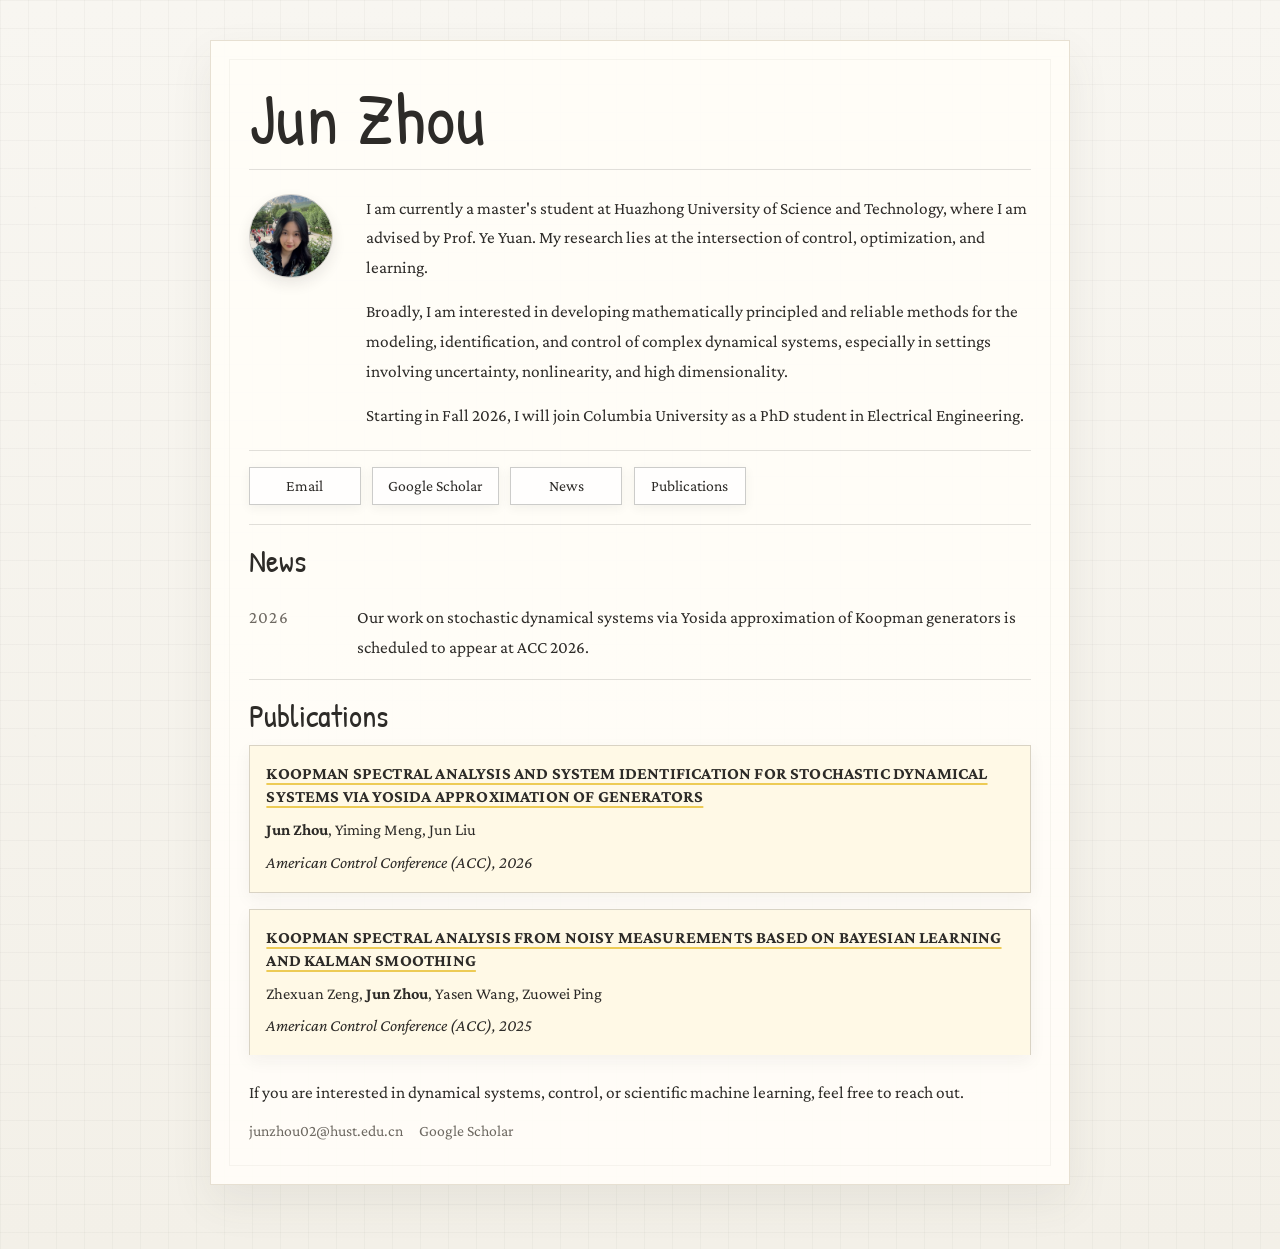
<file: index.html>
<!DOCTYPE html>
<html lang="en">
  <head>
    <meta charset="UTF-8" />
    <meta name="viewport" content="width=device-width, initial-scale=1.0" />
    <title>Jun Zhou</title>
    <meta
      name="description"
      content="Jun Zhou's academic homepage with a quiet notebook-inspired design."
    />
    <link rel="preconnect" href="https://fonts.googleapis.com" />
    <link rel="preconnect" href="https://fonts.gstatic.com" crossorigin />
    <link
      href="https://fonts.googleapis.com/css2?family=Crimson+Pro:wght@400;500;600;700&family=Patrick+Hand&display=swap"
      rel="stylesheet"
    />
    <link rel="stylesheet" href="./styles.css" />
  </head>
  <body>
    <div class="page-shell">
      <main class="paper">
        <header class="page-header">
          <h1>Jun Zhou</h1>
        </header>

        <section class="intro-section">
          <div class="portrait-column">
            <img class="portrait" src="./assets/xiaobao.png" alt="Portrait of Jun Zhou" />
          </div>

          <div class="intro-column">
            <p>
              I am currently a master's student at Huazhong University of
              Science and Technology, where I am advised by Prof. Ye Yuan. My
              research lies at the intersection of control, optimization, and
              learning.
            </p>
            <p>
              Broadly, I am interested in developing mathematically principled
              and reliable methods for the modeling, identification, and
              control of complex dynamical systems, especially in settings
              involving uncertainty, nonlinearity, and high dimensionality.
            </p>
            <p>
              Starting in Fall 2026, I will join Columbia University as a PhD
              student in Electrical Engineering.
            </p>
          </div>
        </section>

        <section class="button-section" aria-label="Quick links">
          <a class="link-button" href="mailto:junzhou02@hust.edu.cn">Email</a>
          <a
            class="link-button"
            href="https://scholar.google.com/citations?user=ydl2Me7IHVMC&hl=zh-CN"
            target="_blank"
            rel="noreferrer"
          >
            Google Scholar
          </a>
          <a class="link-button" href="#news">News</a>
          <a class="link-button" href="#publications">Publications</a>
        </section>

        <section class="content-section" id="news">
          <div class="section-heading">
            <h2>News</h2>
          </div>
          <div class="section-body news-list">
            <article class="news-item">
              <p class="news-date">2026</p>
              <div class="news-content">
                <p>
                  Our work on stochastic dynamical systems via Yosida
                  approximation of Koopman generators is scheduled to appear at
                  ACC 2026.
                </p>
              </div>
            </article>
          </div>
        </section>

        <section class="content-section" id="publications">
          <div class="section-heading">
            <h2>Publications</h2>
          </div>
          <div class="section-body publications-list">
            <a
              class="publication-item publication-card"
              href="https://arxiv.org/abs/2504.13912"
              target="_blank"
              rel="noreferrer"
            >
              <span class="publication-title">
                Koopman Spectral Analysis and System Identification for
                Stochastic Dynamical Systems via Yosida Approximation of
                Generators
              </span>
              <span class="publication-authors"><strong>Jun Zhou</strong>, Yiming Meng, Jun Liu</span>
              <span class="publication-venue">
                American Control Conference (ACC), 2026
              </span>
            </a>
            <a
              class="publication-item publication-card"
              href="https://arxiv.org/abs/2410.00703"
              target="_blank"
              rel="noreferrer"
            >
              <span class="publication-title">
                Koopman Spectral Analysis from Noisy Measurements based on
                Bayesian Learning and Kalman Smoothing
              </span>
              <span class="publication-authors">
                Zhexuan Zeng, <strong>Jun Zhou</strong>, Yasen Wang, Zuowei Ping
              </span>
              <span class="publication-venue">
                American Control Conference (ACC), 2025
              </span>
            </a>
          </div>
        </section>

        <footer class="page-footer">
          <p>
            If you are interested in dynamical systems, control, or scientific
            machine learning, feel free to reach out.
          </p>
          <div class="footer-links">
            <a href="mailto:junzhou02@hust.edu.cn">junzhou02@hust.edu.cn</a>
            <a
              href="https://scholar.google.com/citations?user=ydl2Me7IHVMC&hl=zh-CN"
              target="_blank"
              rel="noreferrer"
            >
              Google Scholar
            </a>
          </div>
        </footer>
      </main>
    </div>
  </body>
</html>
</file>
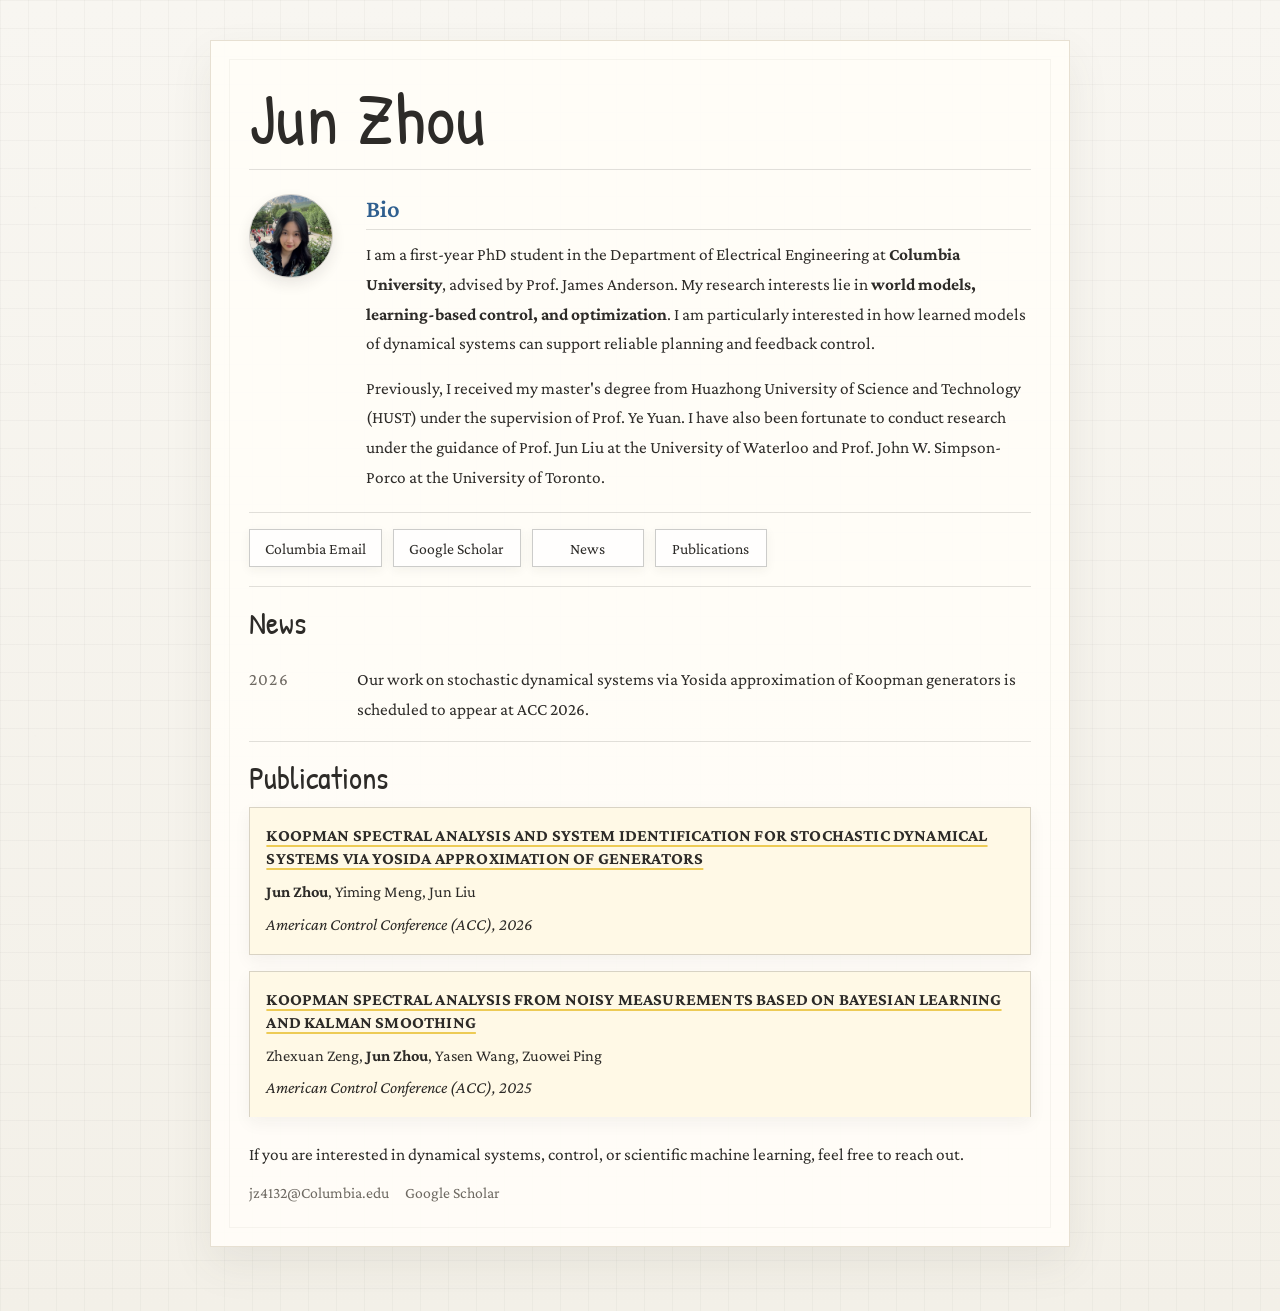
<file: classic.html>
<!DOCTYPE html>
<html lang="en">
  <head>
    <meta charset="UTF-8" />
    <meta name="viewport" content="width=device-width, initial-scale=1.0" />
    <title>Jun Zhou</title>
    <meta
      name="description"
      content="Jun Zhou is a first-year PhD student in Electrical Engineering at Columbia University, with research interests in world models, learning-based control, and optimization."
    />
    <link rel="preconnect" href="https://fonts.googleapis.com" />
    <link rel="preconnect" href="https://fonts.gstatic.com" crossorigin />
    <link
      href="https://fonts.googleapis.com/css2?family=Crimson+Pro:wght@400;500;600;700&family=Patrick+Hand&display=swap"
      rel="stylesheet"
    />
    <link rel="stylesheet" href="./styles.css" />
  </head>
  <body>
    <div class="page-shell">
      <main class="paper">
        <header class="page-header">
          <h1>Jun Zhou</h1>
        </header>

        <section class="intro-section" aria-labelledby="bio-heading">
          <div class="portrait-column">
            <img class="portrait" src="./assets/xiaobao.png" alt="Portrait of Jun Zhou" />
          </div>

          <div class="intro-column">
            <h2 id="bio-heading">Bio</h2>
            <p>
              I am a first-year PhD student in the Department of Electrical
              Engineering at <strong>Columbia University</strong>, advised by
              Prof. James Anderson. My research interests lie in
              <strong>world models, learning-based control, and
              optimization</strong>. I am particularly interested in how
              learned models of dynamical systems can support reliable
              planning and feedback control.
            </p>
            <p>
              Previously, I received my master's degree from Huazhong University
              of Science and Technology (HUST) under the supervision of Prof. Ye Yuan.
              I have also been fortunate to conduct research under the guidance
              of Prof. Jun Liu at the University of Waterloo and Prof. John W.
              Simpson-Porco at the University of Toronto.
            </p>
          </div>
        </section>

        <section class="button-section" aria-label="Quick links">
          <a class="link-button" href="mailto:jz4132@Columbia.edu">Columbia Email</a>
          <a
            class="link-button"
            href="https://scholar.google.com/citations?user=ydl2Me7IHVMC&hl=zh-CN"
            target="_blank"
            rel="noreferrer"
          >
            Google Scholar
          </a>
          <a class="link-button" href="#news">News</a>
          <a class="link-button" href="#publications">Publications</a>
        </section>

        <section class="content-section" id="news">
          <div class="section-heading">
            <h2>News</h2>
          </div>
          <div class="section-body news-list">
            <article class="news-item">
              <p class="news-date">2026</p>
              <div class="news-content">
                <p>
                  Our work on stochastic dynamical systems via Yosida
                  approximation of Koopman generators is scheduled to appear at
                  ACC 2026.
                </p>
              </div>
            </article>
          </div>
        </section>

        <section class="content-section" id="publications">
          <div class="section-heading">
            <h2>Publications</h2>
          </div>
          <div class="section-body publications-list">
            <a
              class="publication-item publication-card"
              href="https://arxiv.org/abs/2504.13912"
              target="_blank"
              rel="noreferrer"
            >
              <span class="publication-title">
                Koopman Spectral Analysis and System Identification for
                Stochastic Dynamical Systems via Yosida Approximation of
                Generators
              </span>
              <span class="publication-authors"><strong>Jun Zhou</strong>, Yiming Meng, Jun Liu</span>
              <span class="publication-venue">
                American Control Conference (ACC), 2026
              </span>
            </a>
            <a
              class="publication-item publication-card"
              href="https://arxiv.org/abs/2410.00703"
              target="_blank"
              rel="noreferrer"
            >
              <span class="publication-title">
                Koopman Spectral Analysis from Noisy Measurements based on
                Bayesian Learning and Kalman Smoothing
              </span>
              <span class="publication-authors">
                Zhexuan Zeng, <strong>Jun Zhou</strong>, Yasen Wang, Zuowei Ping
              </span>
              <span class="publication-venue">
                American Control Conference (ACC), 2025
              </span>
            </a>
          </div>
        </section>

        <footer class="page-footer">
          <p>
            If you are interested in dynamical systems, control, or scientific
            machine learning, feel free to reach out.
          </p>
          <div class="footer-links">
            <a href="mailto:jz4132@Columbia.edu">jz4132@Columbia.edu</a>
            <a
              href="https://scholar.google.com/citations?user=ydl2Me7IHVMC&hl=zh-CN"
              target="_blank"
              rel="noreferrer"
            >
              Google Scholar
            </a>
          </div>
        </footer>
      </main>
    </div>
  </body>
</html>
</file>
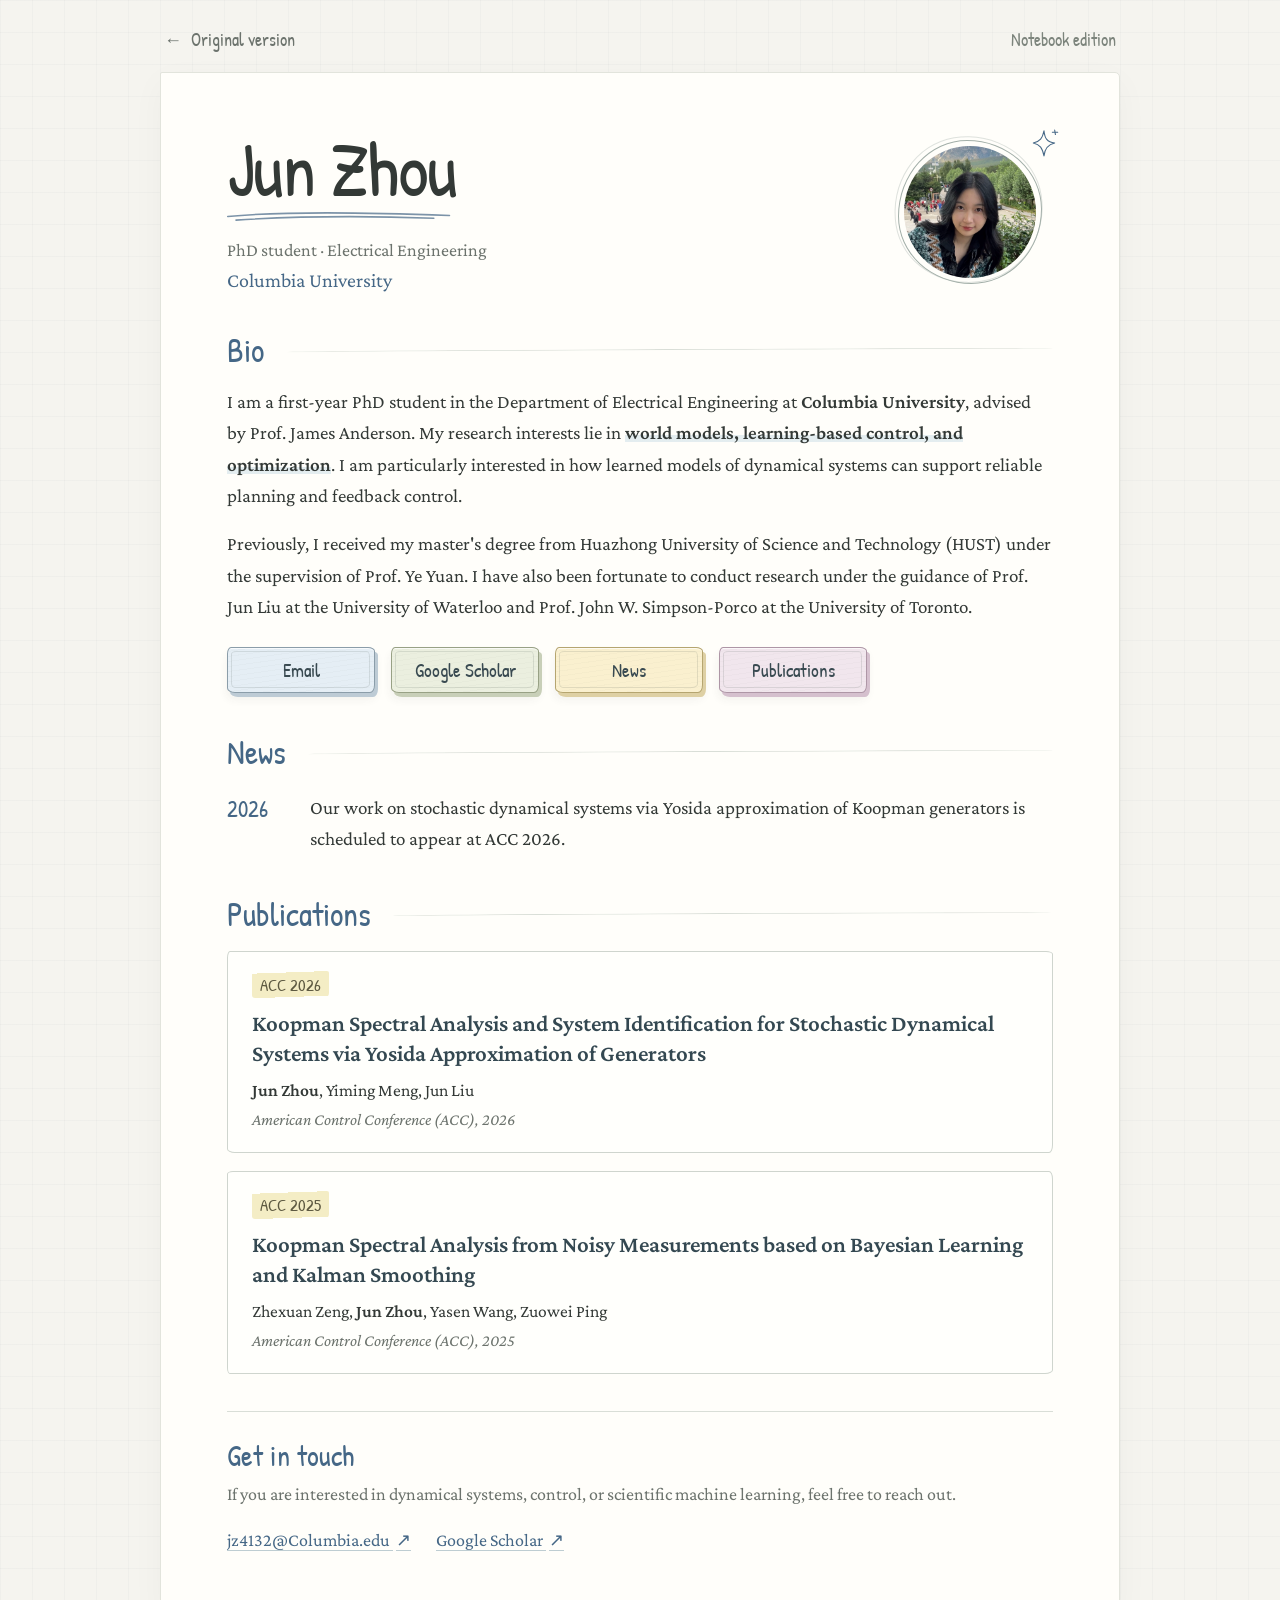
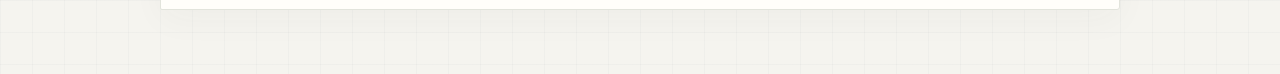
<file: notebook.html>
<!DOCTYPE html>
<html lang="en">
  <head>
    <meta charset="UTF-8" />
    <meta name="viewport" content="width=device-width, initial-scale=1.0" />
    <meta name="description" content="Jun Zhou is a first-year PhD student in Electrical Engineering at Columbia University, with research interests in world models, learning-based control, and optimization." />
    <title>Jun Zhou — Notebook</title>
    <link rel="preconnect" href="https://fonts.googleapis.com" />
    <link rel="preconnect" href="https://fonts.gstatic.com" crossorigin />
    <link href="https://fonts.googleapis.com/css2?family=Crimson+Pro:wght@400;500;600;700&family=Patrick+Hand&display=swap" rel="stylesheet" />
    <link rel="stylesheet" href="./notebook.css" />
  </head>
  <body>
    <a class="skip-link" href="#main">Skip to content</a>
    <div class="page-shell">
      <nav class="edition-nav" aria-label="Version comparison">
        <a href="./classic.html"><span aria-hidden="true">←</span> Original version</a>
        <span class="edition-label">Notebook edition</span>
      </nav>

      <main class="paper" id="main">
        <header class="profile-header">
          <div class="profile-name">
            <h1>Jun Zhou</h1>
            <svg class="name-underline" viewBox="0 0 250 14" fill="none" aria-hidden="true">
              <path d="M3 8C57 3 137 3 244 7M12 12C90 7 173 8 227 10" />
            </svg>
            <p class="profile-role">PhD student · Electrical Engineering</p>
            <p class="profile-university">Columbia University</p>
          </div>
          <div class="portrait-frame">
            <img src="./assets/xiaobao.png" alt="Portrait of Jun Zhou" width="132" height="132" />
            <svg class="portrait-spark" viewBox="0 0 38 44" fill="none" aria-hidden="true">
              <path d="M17 4C18 14 21 19 31 20C22 22 18 27 17 37C15 27 12 22 3 20C12 18 15 14 17 4ZM31 3L32 9M28 6L35 6" />
            </svg>
          </div>
        </header>

        <section class="bio-section" aria-labelledby="bio-heading">
          <div class="section-heading">
            <h2 id="bio-heading">Bio</h2>
            <span class="heading-line" aria-hidden="true"></span>
          </div>
          <div class="bio-copy">
            <p>
              I am a first-year PhD student in the Department of Electrical
              Engineering at <strong>Columbia University</strong>, advised by
              Prof. James Anderson. My research interests lie in
              <strong class="pencil-highlight">world models, learning-based control, and
              optimization</strong>. I am particularly interested in how
              learned models of dynamical systems can support reliable
              planning and feedback control.
            </p>
            <p>
              Previously, I received my master's degree from Huazhong University
              of Science and Technology (HUST) under the supervision of Prof. Ye Yuan.
              I have also been fortunate to conduct research under the guidance
              of Prof. Jun Liu at the University of Waterloo and Prof. John W.
              Simpson-Porco at the University of Toronto.
            </p>
          </div>
          <nav class="quick-links" aria-label="Quick links">
            <a class="sketch-button" href="mailto:jz4132@Columbia.edu">Email</a>
            <a class="sketch-button" href="https://scholar.google.com/citations?user=ydl2Me7IHVMC&hl=zh-CN" target="_blank" rel="noreferrer">Google Scholar</a>
            <a class="sketch-button" href="#news">News</a>
            <a class="sketch-button" href="#publications">Publications</a>
          </nav>
        </section>

        <section class="content-section" id="news" aria-labelledby="news-heading">
          <div class="section-heading">
            <h2 id="news-heading">News</h2>
            <span class="heading-line" aria-hidden="true"></span>
          </div>
          <article class="news-item">
            <p class="news-date">2026</p>
            <p>Our work on stochastic dynamical systems via Yosida approximation of Koopman generators is scheduled to appear at ACC 2026.</p>
          </article>
        </section>

        <section class="content-section" id="publications" aria-labelledby="publications-heading">
          <div class="section-heading">
            <h2 id="publications-heading">Publications</h2>
            <span class="heading-line" aria-hidden="true"></span>
          </div>
          <div class="publications-list">
            <a class="publication-card" href="https://arxiv.org/abs/2504.13912" target="_blank" rel="noreferrer">
              <div class="publication-meta">
                <span class="conference-tag">ACC 2026</span>
              </div>
              <h3>Koopman Spectral Analysis and System Identification for Stochastic Dynamical Systems via Yosida Approximation of Generators</h3>
              <p class="publication-authors"><strong>Jun Zhou</strong>, Yiming Meng, Jun Liu</p>
              <p class="publication-venue">American Control Conference (ACC), 2026</p>
            </a>
            <a class="publication-card" href="https://arxiv.org/abs/2410.00703" target="_blank" rel="noreferrer">
              <div class="publication-meta">
                <span class="conference-tag">ACC 2025</span>
              </div>
              <h3>Koopman Spectral Analysis from Noisy Measurements based on Bayesian Learning and Kalman Smoothing</h3>
              <p class="publication-authors">Zhexuan Zeng, <strong>Jun Zhou</strong>, Yasen Wang, Zuowei Ping</p>
              <p class="publication-venue">American Control Conference (ACC), 2025</p>
            </a>
          </div>
        </section>

        <footer class="page-footer">
          <h2>Get in touch</h2>
          <p>If you are interested in dynamical systems, control, or scientific machine learning, feel free to reach out.</p>
          <div class="footer-links">
            <a href="mailto:jz4132@Columbia.edu">jz4132@Columbia.edu <span aria-hidden="true">↗</span></a>
            <a href="https://scholar.google.com/citations?user=ydl2Me7IHVMC&hl=zh-CN" target="_blank" rel="noreferrer">Google Scholar <span aria-hidden="true">↗</span></a>
          </div>
        </footer>
      </main>
    </div>
  </body>
</html>
</file>
<file: styles.css>
:root {
  --bg: #f5f3ed;
  --paper: rgba(255, 253, 248, 0.93);
  --paper-edge: #e7e0d2;
  --ink: #2d2b28;
  --muted: #6e6962;
  --line: rgba(45, 43, 40, 0.14);
  --line-soft: rgba(45, 43, 40, 0.1);
  --highlight: rgba(241, 225, 153, 0.62);
  --highlight-border: rgba(188, 171, 101, 0.3);
  --shadow: 0 18px 40px rgba(80, 74, 60, 0.08);
}

* {
  box-sizing: border-box;
}

body {
  margin: 0;
  font-family: "Crimson Pro", Georgia, serif;
  color: var(--ink);
  background:
    linear-gradient(rgba(60, 58, 54, 0.035) 1px, transparent 1px),
    linear-gradient(90deg, rgba(60, 58, 54, 0.035) 1px, transparent 1px),
    linear-gradient(180deg, #f8f6f1 0%, #f3f0e8 100%);
  background-size: 28px 28px, 28px 28px, 100% 100%;
}

body::before {
  content: "";
  position: fixed;
  inset: 0;
  pointer-events: none;
  opacity: 0.1;
  background-image:
    radial-gradient(circle at 20% 18%, rgba(0, 0, 0, 0.06) 0.04rem, transparent 0.08rem),
    radial-gradient(circle at 68% 62%, rgba(0, 0, 0, 0.04) 0.04rem, transparent 0.08rem);
  background-size: 11rem 11rem, 13rem 13rem;
}

a {
  color: inherit;
  text-decoration: none;
}

.page-shell {
  min-height: 100vh;
  padding: 2.5rem 1rem 4rem;
}

.paper {
  width: min(860px, 100%);
  margin: 0 auto;
  padding: 2.7rem 2.35rem 2.8rem;
  background: var(--paper);
  border: 1px solid var(--paper-edge);
  box-shadow: var(--shadow);
  position: relative;
}

.paper::before {
  content: "";
  position: absolute;
  inset: 18px;
  border: 1px solid rgba(45, 43, 40, 0.045);
  pointer-events: none;
}

.page-header {
  padding-bottom: 1.05rem;
  border-bottom: 1px solid var(--line);
}

.page-header h1 {
  margin: 0;
  font-family: "Patrick Hand", cursive;
  font-size: clamp(3.2rem, 10vw, 4.5rem);
  font-weight: 400;
  line-height: 0.95;
  letter-spacing: 0.01em;
}

.intro-section {
  display: grid;
  grid-template-columns: 96px minmax(0, 1fr);
  gap: 1.35rem;
  padding: 1.45rem 0 1.2rem;
  border-bottom: 1px solid var(--line);
}

.portrait {
  width: 84px;
  height: 84px;
  display: block;
  object-fit: cover;
  border-radius: 50%;
  border: 1px solid rgba(45, 43, 40, 0.22);
  box-shadow: 0 6px 14px rgba(45, 43, 40, 0.1);
}

.intro-column p,
.section-body p,
.page-footer p {
  margin: 0 0 0.9rem;
  font-size: 1.08rem;
  line-height: 1.72;
}

.intro-column h2 {
  margin: 0 0 0.65rem;
  padding-bottom: 0.35rem;
  border-bottom: 1px solid var(--line);
  color: #2f5f8f;
  font-size: 1.55rem;
  font-weight: 600;
  line-height: 1.2;
}

.intro-column p:last-child {
  margin-bottom: 0;
}

.highlight-box {
  margin-top: 0.5rem;
  padding: 0.72rem 0.88rem;
  background: var(--highlight);
  border: 1px solid var(--highlight-border);
}

.highlight-box p {
  margin: 0;
}

.button-section {
  display: flex;
  flex-wrap: wrap;
  gap: 0.7rem;
  padding: 1rem 0 1.15rem;
  border-bottom: 1px solid var(--line);
}

.link-button {
  display: inline-flex;
  align-items: center;
  justify-content: center;
  min-width: 112px;
  padding: 0.62rem 0.95rem;
  border: 1px solid rgba(45, 43, 40, 0.24);
  background: rgba(255, 255, 255, 0.72);
  box-shadow: 0 3px 10px rgba(45, 43, 40, 0.06);
  font-size: 0.98rem;
  transition: transform 140ms ease, background-color 140ms ease;
}

.link-button:hover {
  background: rgba(255, 255, 255, 0.95);
  transform: translateY(-1px);
}

.content-section {
  padding: 1.25rem 0 0.2rem;
  border-bottom: 1px solid var(--line);
}

.content-section:last-of-type {
  border-bottom: 0;
}

.section-heading {
  margin-bottom: 0.85rem;
}

.section-heading h2 {
  margin: 0;
  font-family: "Patrick Hand", cursive;
  font-size: 2rem;
  font-weight: 400;
  line-height: 1;
}

.section-body {
  padding-left: 0;
}

.news-list {
  display: grid;
}

.news-item {
  display: grid;
  grid-template-columns: 92px minmax(0, 1fr);
  gap: 1.05rem;
  padding: 0.8rem 0;
  border-bottom: 1px dashed var(--line-soft);
}

.news-item:last-child {
  border-bottom: 0;
}

.news-date {
  margin: 0;
  font-size: 0.94rem;
  letter-spacing: 0.08em;
  text-transform: uppercase;
  color: var(--muted);
}

.news-content p {
  margin: 0;
}

.publications-list {
  display: grid;
  gap: 1rem;
}

.publication-item {
  padding: 0;
  margin-bottom: 0;
  border-bottom: 0;
}

.publication-item:last-child {
  margin-bottom: 0;
  border-bottom: 0;
}

.publication-card {
  display: block;
  padding: 1rem 1.05rem 1.05rem;
  border: 1px solid rgba(45, 43, 40, 0.18);
  background: rgba(255, 249, 223, 0.72);
  box-shadow: 0 6px 16px rgba(45, 43, 40, 0.05);
  transition: transform 140ms ease, box-shadow 140ms ease, background-color 140ms ease;
}

.publication-card:hover {
  transform: translateY(-2px);
  box-shadow: 0 10px 22px rgba(45, 43, 40, 0.09);
  background: rgba(255, 245, 206, 0.9);
}

.publication-title,
.publication-authors,
.publication-venue {
  display: block;
}

.publication-title {
  margin-bottom: 0.55rem;
  font-size: 1.08rem;
  font-weight: 700;
  line-height: 1.34;
  letter-spacing: 0.01em;
  text-transform: uppercase;
  text-decoration: underline;
  text-decoration-thickness: 0.12em;
  text-underline-offset: 0.24em;
  text-decoration-color: rgba(233, 192, 49, 0.8);
}

.publication-authors {
  margin-bottom: 0.45rem;
  font-size: 1.02rem;
  line-height: 1.55;
}

.publication-venue {
  font-size: 1.05rem;
  line-height: 1.5;
  font-style: italic;
}

.page-footer {
  padding-top: 1.2rem;
}

.footer-links {
  display: flex;
  flex-wrap: wrap;
  gap: 1rem;
  font-size: 0.98rem;
  color: var(--muted);
}

.footer-links a:hover {
  text-decoration: underline;
}

@media (max-width: 720px) {
  .paper {
    padding: 1.55rem 1.1rem 1.9rem;
  }

  .intro-section,
  .news-item {
    grid-template-columns: 1fr;
    gap: 0.45rem;
  }

  .portrait {
    width: 78px;
    height: 78px;
  }
}
</file>
<file: notebook.css>
:root {
  color-scheme: light;
  --background: #f5f4ef;
  --paper: #fffefa;
  --ink: #333936;
  --muted: #6c736d;
  --blue: #456786;
  --line: #d9ded7;
  --pencil: #a3afa9;
  --hand: "Patrick Hand", "Segoe Print", cursive;
  --body: "Crimson Pro", Georgia, serif;
}

* { box-sizing: border-box; }

html {
  scroll-behavior: smooth;
  scroll-padding-top: 2rem;
}

body {
  margin: 0;
  color: var(--ink);
  font-family: var(--body);
  font-size: 19px;
  line-height: 1.65;
  background-color: var(--background);
  background-image:
    linear-gradient(rgba(90, 113, 111, 0.035) 1px, transparent 1px),
    linear-gradient(90deg, rgba(90, 113, 111, 0.035) 1px, transparent 1px);
  background-size: 32px 32px;
  -webkit-font-smoothing: antialiased;
}

a { color: inherit; text-decoration: none; }
strong { font-weight: 600; }
p { margin: 0; }
svg { display: block; }

a:focus-visible {
  outline: 2px solid var(--blue);
  outline-offset: 5px;
}

::selection { background: #e6eccc; color: #263b48; }

.skip-link {
  position: fixed;
  top: -100px;
  left: 1rem;
  padding: 0.4rem 1rem;
  background: var(--paper);
  z-index: 5;
}
.skip-link:focus { top: 1rem; }

.page-shell {
  width: min(960px, calc(100% - 48px));
  margin: 0 auto;
  padding: 25px 0 64px;
}

.edition-nav {
  display: flex;
  align-items: center;
  justify-content: space-between;
  gap: 16px;
  margin: 0 4px 17px;
  font-family: var(--hand);
  font-size: 18px;
  color: var(--muted);
}
.edition-nav a:hover { color: var(--blue); }
.edition-nav a span { margin-right: 5px; }
.edition-label { color: #7c847c; }

.paper {
  padding: 56px 66px 49px;
  background: var(--paper);
  border: 1px solid #e2e4dc;
  border-radius: 2px 5px 3px 2px;
  box-shadow: 0 10px 34px rgba(53, 65, 51, 0.035);
}

.profile-header {
  display: flex;
  align-items: center;
  justify-content: space-between;
  gap: 32px;
  padding-bottom: 35px;
}

h1, h2 { font-family: var(--hand); font-weight: 400; }
.profile-name { min-width: 0; }
h1 { margin: 0; font-size: 76px; line-height: 1.05; letter-spacing: -0.02em; }
.name-underline { width: 230px; max-width: 100%; height: 13px; margin: 1px 0 16px -2px; }
.name-underline path { stroke: var(--blue); stroke-width: 1.7; stroke-linecap: round; opacity: 0.7; }
.profile-role { color: var(--muted); font-size: 18px; line-height: 1.4; }
.profile-university { color: var(--blue); font-size: 20px; line-height: 1.45; margin-top: 2px; }

.portrait-frame {
  position: relative;
  flex: 0 0 auto;
  padding: 7px;
  margin: 0 10px 0 0;
}
.portrait-frame::before,
.portrait-frame::after {
  content: "";
  position: absolute;
  inset: 1px;
  border: 1.3px solid var(--pencil);
  border-radius: 48% 52% 49% 51% / 53% 48% 52% 47%;
  pointer-events: none;
}
.portrait-frame::after { inset: -3px 0 2px -3px; transform: rotate(-9deg); opacity: 0.36; }
.portrait-frame img {
  display: block;
  width: 132px;
  height: 132px;
  border-radius: 50%;
  object-fit: cover;
}
.portrait-spark {
  position: absolute;
  width: 29px;
  height: 35px;
  top: -12px;
  right: -17px;
  color: var(--blue);
}
.portrait-spark path { stroke: currentColor; stroke-width: 1.4; stroke-linecap: round; stroke-linejoin: round; }

.section-heading { display: flex; align-items: center; gap: 22px; margin-bottom: 15px; }
.section-heading h2 { margin: 0; color: var(--blue); font-size: 33px; line-height: 1.25; }
.heading-line {
  height: 3px;
  flex: 1;
  border-top: 1px solid var(--line);
  border-radius: 50%;
  transform: rotate(-0.25deg);
}
.bio-copy p + p { margin-top: 17px; }
.pencil-highlight {
  background: linear-gradient(transparent 62%, rgba(192, 215, 226, 0.43) 62%, rgba(192, 215, 226, 0.43) 93%, transparent 93%);
  -webkit-box-decoration-break: clone;
  box-decoration-break: clone;
}

.quick-links {
  display: grid;
  grid-template-columns: repeat(4, minmax(0, 1fr));
  gap: 16px;
  max-width: 640px;
  margin-top: 25px;
}
.sketch-button {
  --button-fill: #e5eef5;
  --button-edge: #8b9da9;
  --button-shadow: #bdcbd5;
  position: relative;
  display: inline-flex;
  align-items: center;
  justify-content: center;
  min-height: 46px;
  padding: 6px 16px;
  border: 1.4px solid var(--button-edge);
  border-radius: 4px 7px 5px 8px / 7px 4px 8px 5px;
  background-color: var(--button-fill);
  background-image: repeating-linear-gradient(-8deg, rgba(67, 77, 66, 0.025) 0 1px, transparent 1px 5px);
  box-shadow: 3px 4px 0 var(--button-shadow), 0 6px 10px rgba(54, 63, 55, 0.07), inset 0 1px 0 rgba(255, 255, 255, 0.7);
  font-family: var(--hand);
  font-size: 19px;
  color: #394a51;
  text-align: center;
  transition: transform 160ms ease, box-shadow 160ms ease;
}
.sketch-button::before {
  content: "";
  position: absolute;
  inset: 3px 4px 4px 3px;
  border: 1px solid rgba(77, 91, 80, 0.15);
  border-radius: 5px 3px 6px 4px / 3px 6px 4px 5px;
  pointer-events: none;
}
.sketch-button:nth-child(2) { --button-fill: #ebefdf; --button-edge: #98a185; --button-shadow: #c8cfb8; }
.sketch-button:nth-child(3) { --button-fill: #faf0cf; --button-edge: #b5a570; --button-shadow: #ded0a4; }
.sketch-button:nth-child(4) { --button-fill: #f1e6ed; --button-edge: #ae96a6; --button-shadow: #d5c0ce; }
@media (hover: hover) {
  .sketch-button:hover {
    transform: translateY(-2px);
    box-shadow: 3px 6px 0 var(--button-shadow), 0 8px 13px rgba(54, 63, 55, 0.09), inset 0 1px 0 rgba(255, 255, 255, 0.7);
  }
}
.sketch-button:active {
  transform: translate(2px, 3px);
  box-shadow: 1px 1px 0 var(--button-shadow), 0 2px 4px rgba(54, 63, 55, 0.06);
}

.content-section { margin-top: 39px; }
.news-item { display: grid; grid-template-columns: 65px minmax(0, 1fr); gap: 18px; padding: 3px 0 1px; }
.news-date { color: var(--blue); font-family: var(--hand); font-size: 23px; line-height: 1.45; }

.publications-list { display: grid; gap: 18px; }
.publication-card {
  display: block;
  padding: 19px 24px 20px;
  border: 1px solid #cfd5ce;
  border-radius: 3px 7px 4px 8px / 7px 3px 8px 4px;
  background: rgba(255, 255, 255, 0.4);
  transition: border-color 160ms ease, background-color 160ms ease;
}
.publication-card:nth-child(2) { border-radius: 6px 4px 8px 3px / 3px 8px 4px 6px; }
.publication-card:hover { border-color: #7c94a0; background-color: #f9fbf8; }
.publication-meta { display: flex; justify-content: space-between; align-items: center; gap: 12px; margin-bottom: 11px; }
.conference-tag {
  display: inline-block;
  padding: 0 8px;
  color: #5d5941;
  font-family: var(--hand);
  font-size: 17px;
  line-height: 1.6;
  border-radius: 4px 2px 5px 3px;
  background: linear-gradient(178deg, transparent 9%, #f4edc5 9%, #f4edc5 92%, transparent 92%);
}
.publication-card h3 { margin: 0 0 9px; font-size: 23px; line-height: 1.3; font-weight: 600; color: #344851; text-wrap: pretty; }
.publication-authors { font-size: 17.5px; line-height: 1.5; }
.publication-venue { margin-top: 4px; color: var(--muted); font-size: 16.5px; font-style: italic; line-height: 1.5; }

.page-footer { margin-top: 37px; padding-top: 25px; border-top: 1px solid var(--line); }
.page-footer h2 { color: var(--blue); margin: 0 0 6px; font-size: 29px; line-height: 1.3; }
.page-footer > p { color: var(--muted); font-size: 18px; line-height: 1.55; }
.footer-links { display: flex; flex-wrap: wrap; gap: 5px 25px; margin-top: 12px; color: var(--blue); font-size: 18px; }
.footer-links a { padding: 4px 0; text-decoration: underline; text-decoration-color: #becdd2; text-underline-offset: 4px; text-decoration-thickness: 1px; }
.footer-links a:hover { text-decoration-color: var(--blue); }
.footer-links span { font-family: var(--hand); margin-left: 3px; }

@media (max-width: 740px) {
  .page-shell { width: calc(100% - 30px); padding-top: 14px; padding-bottom: 30px; }
  .paper { padding: 35px 29px; }
  .profile-header { gap: 20px; padding-bottom: 29px; }
  h1 { font-size: 61px; }
  .name-underline { width: 190px; }
  .portrait-frame img { width: 108px; height: 108px; }
  .profile-role { font-size: 16px; }
  .profile-university { font-size: 19px; }
  .quick-links { grid-template-columns: repeat(2, minmax(0, 1fr)); max-width: 360px; }
  .content-section { margin-top: 33px; }
}

@media (max-width: 480px) {
  body { font-size: 18px; line-height: 1.6; }
  .page-shell { width: calc(100% - 20px); }
  .paper { padding: 28px 21px; }
  .edition-nav { font-size: 16px; gap: 10px; margin-bottom: 12px; }
  .profile-header { gap: 12px; align-items: flex-start; }
  h1 { font-size: clamp(42px, 12vw, 52px); }
  .name-underline { width: 160px; margin-bottom: 12px; }
  .profile-role { max-width: 170px; }
  .profile-university { font-size: 18px; }
  .portrait-frame { margin: 5px 0 0; padding: 5px; }
  .portrait-frame img { width: 84px; height: 84px; }
  .portrait-spark { width: 19px; right: -7px; top: -21px; }
  .section-heading { gap: 17px; margin-bottom: 12px; }
  .section-heading h2 { font-size: 30px; }
  .quick-links { gap: 14px; margin-top: 22px; }
  .sketch-button { font-size: 18px; padding: 5px 11px; }
  .news-item { grid-template-columns: 45px minmax(0, 1fr); gap: 12px; }
  .publication-card { padding: 15px 17px 17px; }
  .publication-card h3 { font-size: 21px; }
  .publication-authors { font-size: 17px; }
  .publication-meta { margin-bottom: 10px; }
  .page-footer { margin-top: 28px; }
}

@media (prefers-reduced-motion: reduce) {
  html { scroll-behavior: auto; }
  *, *::before, *::after { transition: none !important; }
}
</file>
